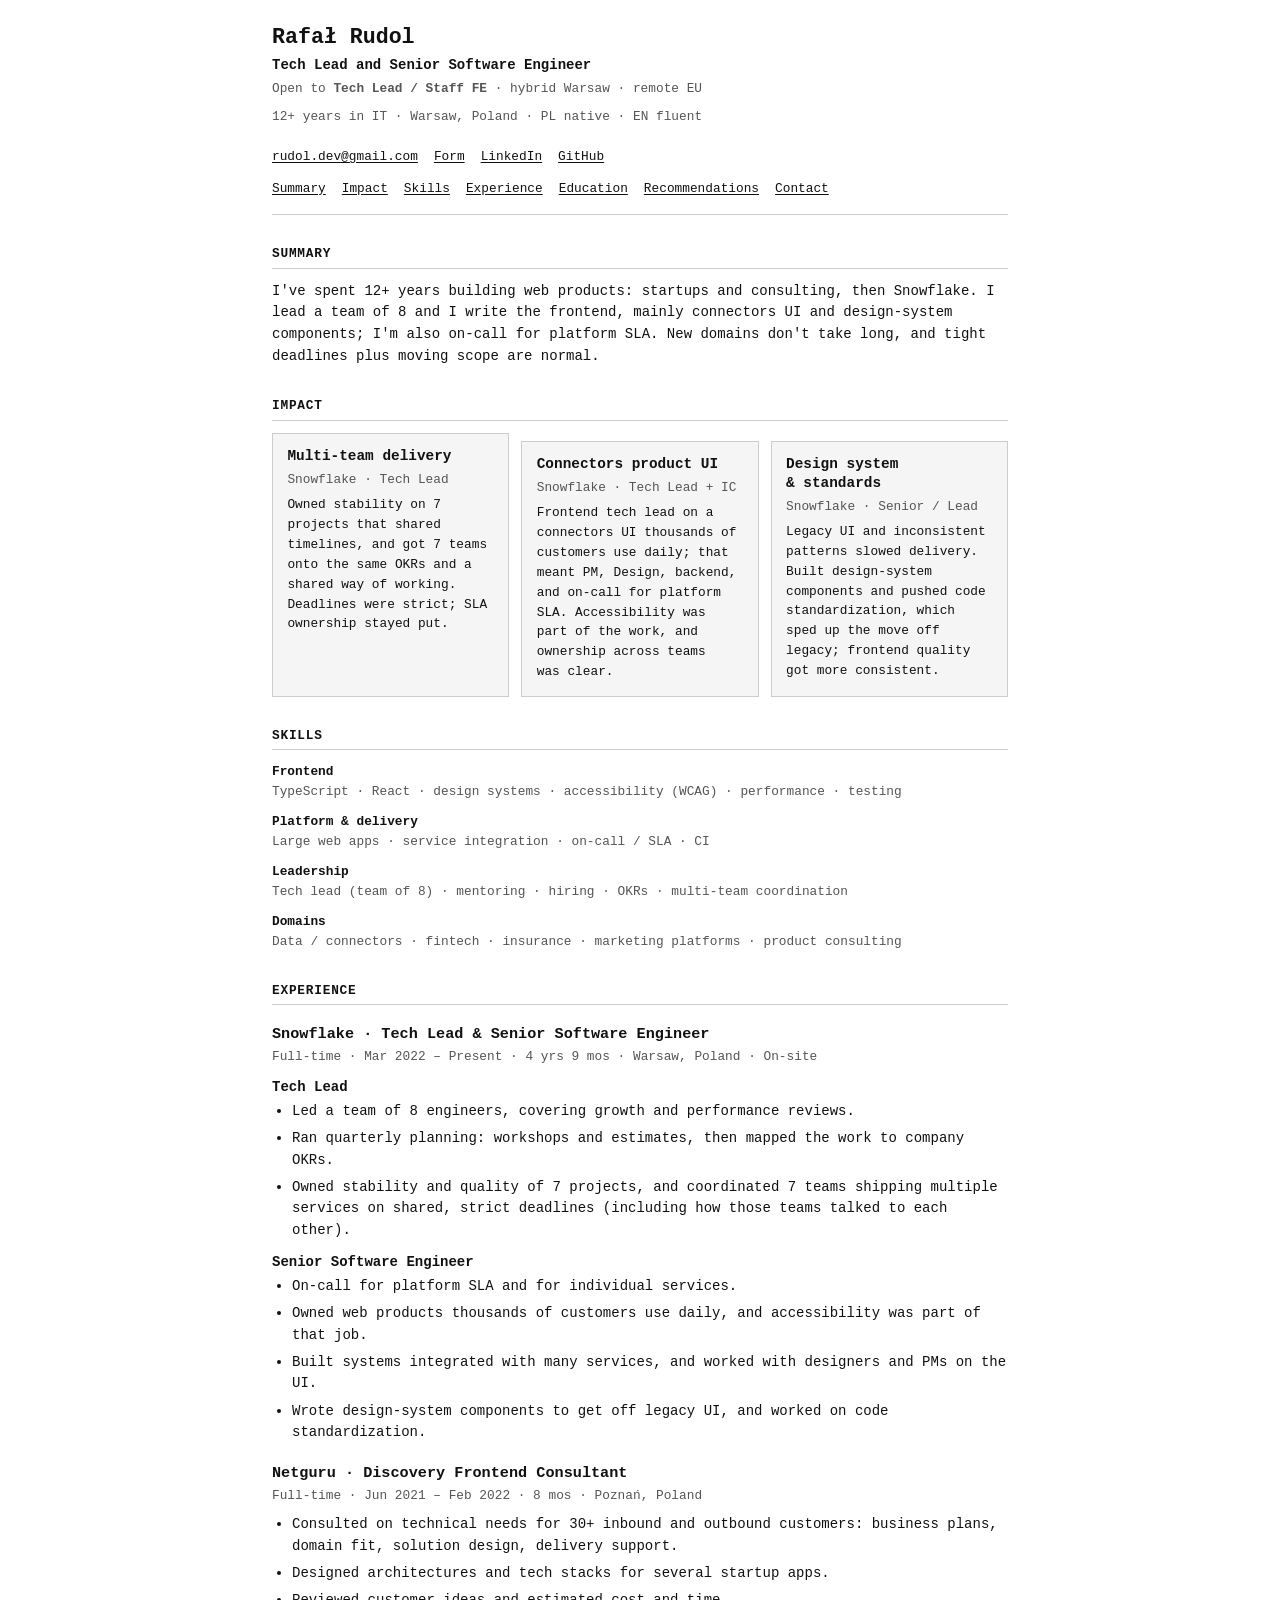
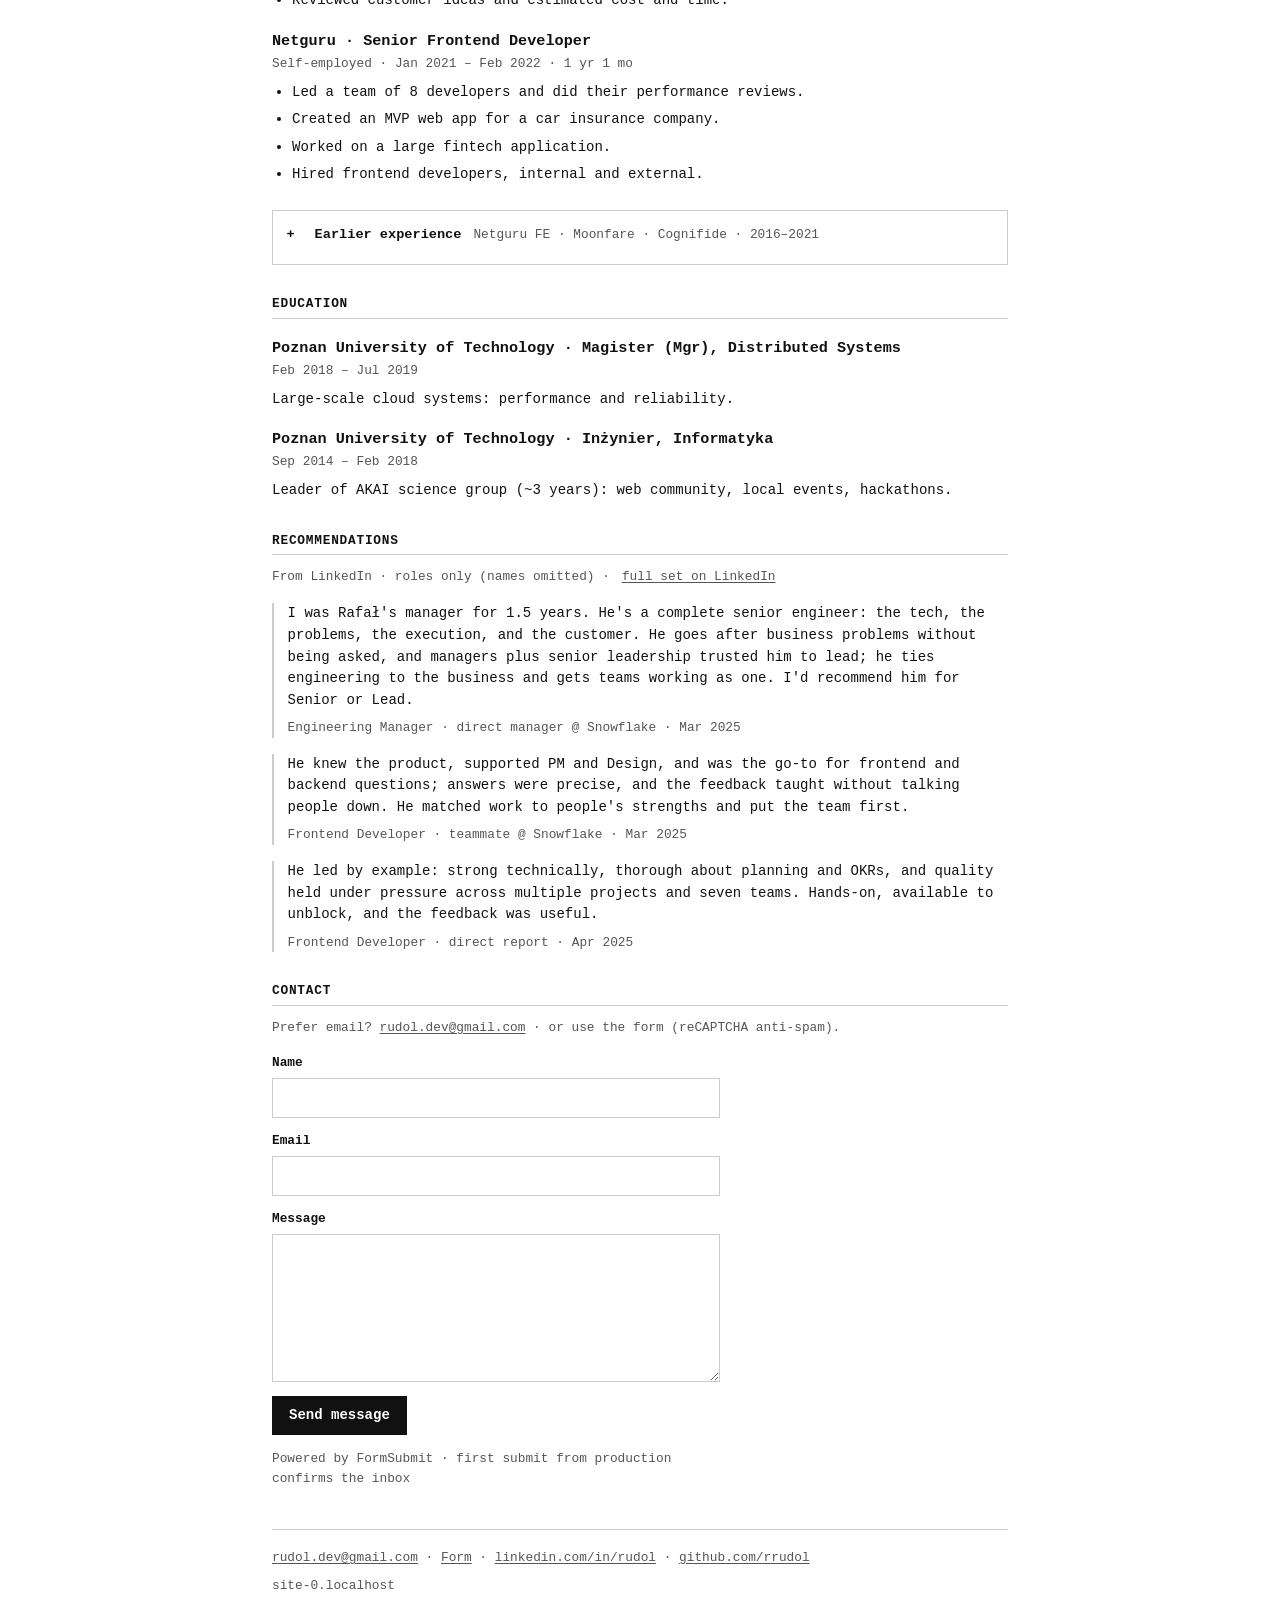
<file: www/index.html>
<!DOCTYPE html>
<html lang="en">
  <head>
    <meta charset="utf-8" />
    <meta name="viewport" content="width=device-width, initial-scale=1" />
    <meta name="color-scheme" content="light dark" />
    <meta name="theme-color" content="#0d0d0d" media="(prefers-color-scheme: dark)" />
    <meta name="theme-color" content="#ffffff" media="(prefers-color-scheme: light)" />
    <meta
      name="description"
      content="Rafał Rudol. Tech Lead and Senior Software Engineer. TypeScript, React, team of 8. Open to Tech Lead / Staff FE."
    />
    <meta name="author" content="Rafał Rudol" />
    <link rel="canonical" href="https://rudol.dev/" />
    <link rel="icon" href="./favicon.svg" type="image/svg+xml" />
    <link rel="apple-touch-icon" href="./favicon.svg" />

    <meta property="og:site_name" content="Rafał Rudol" />
    <meta property="og:title" content="Rafał Rudol · Tech Lead and Senior Software Engineer" />
    <meta
      property="og:description"
      content="Tech Lead and Senior Software Engineer. TypeScript, React. Warsaw / remote EU."
    />
    <meta property="og:type" content="profile" />
    <meta property="og:url" content="https://rudol.dev/" />
    <meta property="og:locale" content="en_US" />
    <meta property="profile:first_name" content="Rafał" />
    <meta property="profile:last_name" content="Rudol" />

    <meta name="twitter:card" content="summary" />
    <meta name="twitter:title" content="Rafał Rudol · Tech Lead and Senior Software Engineer" />
    <meta
      name="twitter:description"
      content="Tech Lead and Senior Software Engineer. TypeScript, React, team of 8."
    />

    <title>Rafał Rudol · Tech Lead and Senior Software Engineer</title>
    <link rel="stylesheet" href="./reset.css" />
    <link rel="stylesheet" href="./style.css" />

    <script type="application/ld+json">
      {
        "@context": "https://schema.org",
        "@type": "Person",
        "name": "Rafał Rudol",
        "url": "https://rudol.dev/",
        "email": "mailto:rudol.dev@gmail.com",
        "jobTitle": "Tech Lead and Senior Software Engineer",
        "address": {
          "@type": "PostalAddress",
          "addressLocality": "Warsaw",
          "addressCountry": "PL"
        },
        "knowsLanguage": ["pl", "en"],
        "sameAs": [
          "https://www.linkedin.com/in/rudol/",
          "https://github.com/rrudol/"
        ]
      }
    </script>
  </head>
  <body>
    <a class="skip-link" href="#main">Skip to content</a>

    <header class="site-header">
      <div class="identity">
        <h1>Rafał Rudol</h1>
        <p class="role">Tech Lead and Senior Software Engineer</p>
        <p class="meta availability">
          Open to <strong>Tech Lead / Staff FE</strong> · hybrid Warsaw · remote EU
        </p>
        <p class="meta">
          <span data-years-it>…</span>+ years in IT · Warsaw, Poland ·
          <span title="Polish">PL native</span> ·
          <span title="English">EN fluent</span>
        </p>
      </div>
      <nav class="contact" aria-label="Contact">
        <a href="mailto:rudol.dev@gmail.com">rudol.dev@gmail.com</a>
        <a href="#contact">Form</a>
        <a href="https://www.linkedin.com/in/rudol/">LinkedIn</a>
        <a href="https://github.com/rrudol/">GitHub</a>
      </nav>
      <nav class="toc" aria-label="On this page">
        <a href="#summary">Summary</a>
        <a href="#impact">Impact</a>
        <a href="#skills">Skills</a>
        <a href="#experience">Experience</a>
        <a href="#education">Education</a>
        <a href="#recommendations">Recommendations</a>
        <a href="#contact">Contact</a>
      </nav>
    </header>

    <main id="main">
      <section id="summary">
        <h2>Summary</h2>
        <p>
          I've spent <span data-years-it>…</span>+ years building web products:
          startups and consulting, then Snowflake. I lead a team of 8 and I
          write the frontend, mainly connectors UI and design-system
          components; I'm also on-call for platform SLA. New domains don't take
          long, and tight deadlines plus moving scope are normal.
        </p>
      </section>

      <section id="impact">
        <h2>Impact</h2>
        <div class="impact-grid">
          <article class="impact-card">
            <h3>Multi-team delivery</h3>
            <p class="meta">Snowflake · Tech Lead</p>
            <p>
              Owned stability on 7 projects that shared timelines, and got 7
              teams onto the same OKRs and a shared way of working. Deadlines
              were strict; SLA ownership stayed put.
            </p>
          </article>
          <article class="impact-card">
            <h3>Connectors product UI</h3>
            <p class="meta">Snowflake · Tech Lead + IC</p>
            <p>
              Frontend tech lead on a connectors UI thousands of customers use
              daily; that meant PM, Design, backend, and on-call for platform
              SLA. Accessibility was part of the work, and ownership across
              teams was clear.
            </p>
          </article>
          <article class="impact-card">
            <h3>Design system &amp; standards</h3>
            <p class="meta">Snowflake · Senior / Lead</p>
            <p>
              Legacy UI and inconsistent patterns slowed delivery. Built
              design-system components and pushed code standardization, which
              sped up the move off legacy; frontend quality got more consistent.
            </p>
          </article>
        </div>
      </section>

      <section id="skills">
        <h2>Skills</h2>
        <dl class="skill-groups">
          <div>
            <dt>Frontend</dt>
            <dd>
              TypeScript · React · design systems · accessibility (WCAG) ·
              performance · testing
            </dd>
          </div>
          <div>
            <dt>Platform &amp; delivery</dt>
            <dd>
              Large web apps · service integration · on-call / SLA · CI
            </dd>
          </div>
          <div>
            <dt>Leadership</dt>
            <dd>
              Tech lead (team of 8) · mentoring · hiring · OKRs · multi-team
              coordination
            </dd>
          </div>
          <div>
            <dt>Domains</dt>
            <dd>
              Data / connectors · fintech · insurance · marketing platforms ·
              product consulting
            </dd>
          </div>
        </dl>
      </section>

      <section id="experience">
        <h2>Experience</h2>

        <article>
          <h3>Snowflake · Tech Lead &amp; Senior Software Engineer</h3>
          <p class="meta">
            Full-time ·
            <time datetime="2022-03">Mar 2022</time> – Present
            <span data-tenure data-start="2022-03" data-end="present" aria-hidden="true"></span>
            · Warsaw, Poland · On-site
          </p>

          <h4>Tech Lead</h4>
          <ul>
            <li>
              Led a team of 8 engineers, covering growth and performance reviews.
            </li>
            <li>
              Ran quarterly planning: workshops and estimates, then mapped the
              work to company OKRs.
            </li>
            <li>
              Owned stability and quality of 7 projects, and coordinated 7
              teams shipping multiple services on shared, strict deadlines
              (including how those teams talked to each other).
            </li>
          </ul>

          <h4>Senior Software Engineer</h4>
          <ul>
            <li>
              On-call for platform SLA and for individual services.
            </li>
            <li>
              Owned web products thousands of customers use daily, and
              accessibility was part of that job.
            </li>
            <li>
              Built systems integrated with many services, and worked with
              designers and PMs on the UI.
            </li>
            <li>
              Wrote design-system components to get off legacy UI, and worked
              on code standardization.
            </li>
          </ul>
        </article>

        <article>
          <h3>Netguru · Discovery Frontend Consultant</h3>
          <p class="meta">
            Full-time ·
            <time datetime="2021-06">Jun 2021</time> –
            <time datetime="2022-02">Feb 2022</time>
            <span data-tenure data-start="2021-06" data-end="2022-02" aria-hidden="true"></span>
            · Poznań, Poland
          </p>
          <ul>
            <li>
              Consulted on technical needs for 30+ inbound and outbound
              customers: business plans, domain fit, solution design, delivery
              support.
            </li>
            <li>
              Designed architectures and tech stacks for several startup apps.
            </li>
            <li>
              Reviewed customer ideas and estimated cost and time.
            </li>
          </ul>
        </article>

        <article>
          <h3>Netguru · Senior Frontend Developer</h3>
          <p class="meta">
            Self-employed ·
            <time datetime="2021-01">Jan 2021</time> –
            <time datetime="2022-02">Feb 2022</time>
            <span data-tenure data-start="2021-01" data-end="2022-02" aria-hidden="true"></span>
          </p>
          <ul>
            <li>Led a team of 8 developers and did their performance reviews.</li>
            <li>Created an MVP web app for a car insurance company.</li>
            <li>Worked on a large fintech application.</li>
            <li>Hired frontend developers, internal and external.</li>
          </ul>
        </article>

        <details class="earlier" id="earlier-experience">
          <summary>
            Earlier experience
            <span class="meta">Netguru FE · Moonfare · Cognifide · 2016–2021</span>
          </summary>

          <article>
            <h3>Netguru · Front-end Developer</h3>
            <p class="meta">
              Self-employed ·
              <time datetime="2019-09">Sep 2019</time> –
              <time datetime="2021-01">Jan 2021</time>
              <span data-tenure data-start="2019-09" data-end="2021-01" aria-hidden="true"></span>
            </p>
            <ul>
              <li>Referrals program application for a US real estate company.</li>
              <li>Medical application to organize internal processes.</li>
              <li>Fintech project: KYC and investing processes.</li>
            </ul>
          </article>

          <article>
            <h3>Moonfare · Frontend Developer</h3>
            <p class="meta">
              Self-employed ·
              <time datetime="2019-10">Oct 2019</time> –
              <time datetime="2021-03">Mar 2021</time>
              <span data-tenure data-start="2019-10" data-end="2021-03" aria-hidden="true"></span>
            </p>
            <ul>
              <li>
                Frontend for a private-markets / alternative investments
                platform, working with product and design on the investor web UI.
              </li>
            </ul>
          </article>

          <article>
            <h3>Cognifide · Junior Front-end Developer</h3>
            <p class="meta">
              Full-time ·
              <time datetime="2016-07">Jul 2016</time> –
              <time datetime="2019-09">Sep 2019</time>
              · ~3 yrs 3 mos cumulative · Poznań, Poland · On-site
            </p>
            <p class="meta">
              Periods:
              <time datetime="2016-07">Jul 2016</time>–<time datetime="2016-09">Sep 2016</time>
              ·
              <time datetime="2017-07">Jul 2017</time>–<time datetime="2017-09">Sep 2017</time>
              ·
              <time datetime="2018-07">Jul 2018</time>–<time datetime="2019-09">Sep 2019</time>
              (study / freelance breaks)
            </p>
            <ul>
              <li>Led the frontend team on a marketing web application.</li>
              <li>
                Built marketing websites and apps for multinational companies
                (automotive, consumer goods, telecommunications).
              </li>
              <li>
                Business development: fast campaign sites and PoCs.
              </li>
              <li>
                Private banking marketing work, plus a sports championship
                website end to end.
              </li>
            </ul>
          </article>
        </details>
      </section>

      <section id="education">
        <h2>Education</h2>

        <article>
          <h3>Poznan University of Technology · Magister (Mgr), Distributed Systems</h3>
          <p class="meta">
            <time datetime="2018-02">Feb 2018</time> –
            <time datetime="2019-07">Jul 2019</time>
          </p>
          <p>
            Large-scale cloud systems: performance and reliability.
          </p>
        </article>

        <article>
          <h3>Poznan University of Technology · Inżynier, Informatyka</h3>
          <p class="meta">
            <time datetime="2014-09">Sep 2014</time> –
            <time datetime="2018-02">Feb 2018</time>
          </p>
          <p>
            Leader of AKAI science group (~3 years): web community, local
            events, hackathons.
          </p>
        </article>
      </section>

      <section id="recommendations">
        <h2>Recommendations</h2>
        <p class="meta recs-note">
          From LinkedIn · roles only (names omitted) ·
          <a href="https://www.linkedin.com/in/rudol/">full set on LinkedIn</a>
        </p>

        <div class="recs">
          <blockquote>
            <p>
              I was Rafał's manager for 1.5 years. He's a complete senior
              engineer: the tech, the problems, the execution, and the customer.
              He goes after business problems without being asked, and managers
              plus senior leadership trusted him to lead; he ties engineering to
              the business and gets teams working as one. I'd recommend him for
              Senior or Lead.
            </p>
            <footer>Engineering Manager · direct manager @ Snowflake · Mar 2025</footer>
          </blockquote>

          <blockquote>
            <p>
              He knew the product, supported PM and Design, and was the go-to
              for frontend and backend questions; answers were precise, and the
              feedback taught without talking people down. He matched work to
              people's strengths and put the team first.
            </p>
            <footer>Frontend Developer · teammate @ Snowflake · Mar 2025</footer>
          </blockquote>

          <blockquote>
            <p>
              He led by example: strong technically, thorough about planning
              and OKRs, and quality held under pressure across multiple projects
              and seven teams. Hands-on, available to unblock, and the feedback
              was useful.
            </p>
            <footer>Frontend Developer · direct report · Apr 2025</footer>
          </blockquote>
        </div>
      </section>

      <section id="contact">
        <h2>Contact</h2>
        <p class="meta">
          Prefer email?
          <a href="mailto:rudol.dev@gmail.com">rudol.dev@gmail.com</a>
          · or use the form (reCAPTCHA anti-spam).
        </p>

        <form
          id="contact-form"
          class="contact-form"
          action="https://formsubmit.co/rudol.dev@gmail.com"
          method="POST"
        >
          <input type="hidden" name="_subject" value="rudol.dev — contact form" />
          <input type="hidden" name="_template" value="table" />
          <input type="hidden" name="_captcha" value="true" />
          <input type="hidden" name="_honey" value="" />
          <input
            type="text"
            name="_gotcha"
            value=""
            class="hp"
            tabindex="-1"
            autocomplete="off"
            aria-hidden="true"
          />
          <input type="hidden" name="_next" value="" id="contact-next" />

          <div class="field">
            <label for="contact-name">Name</label>
            <input
              id="contact-name"
              name="name"
              type="text"
              required
              maxlength="120"
              autocomplete="name"
            />
          </div>

          <div class="field">
            <label for="contact-email">Email</label>
            <input
              id="contact-email"
              name="email"
              type="email"
              required
              maxlength="254"
              autocomplete="email"
            />
          </div>

          <div class="field">
            <label for="contact-message">Message</label>
            <textarea
              id="contact-message"
              name="message"
              required
              rows="6"
              maxlength="5000"
            ></textarea>
          </div>

          <p class="form-status" id="contact-status" role="status" aria-live="polite" hidden></p>

          <button type="submit" id="contact-submit">Send message</button>
          <p class="meta form-note">
            Powered by FormSubmit · first submit from production confirms the inbox
          </p>
        </form>
      </section>
    </main>

    <footer class="site-footer">
      <p class="meta">
        <a href="mailto:rudol.dev@gmail.com">rudol.dev@gmail.com</a>
        ·
        <a href="#contact">Form</a>
        ·
        <a href="https://www.linkedin.com/in/rudol/">linkedin.com/in/rudol</a>
        ·
        <a href="https://github.com/rrudol/">github.com/rrudol</a>
      </p>
      <p class="meta site-origin" hidden>
        <span data-site-host></span>
      </p>
    </footer>

    <script type="module" src="./app.js"></script>
  </body>
</html>
</file>
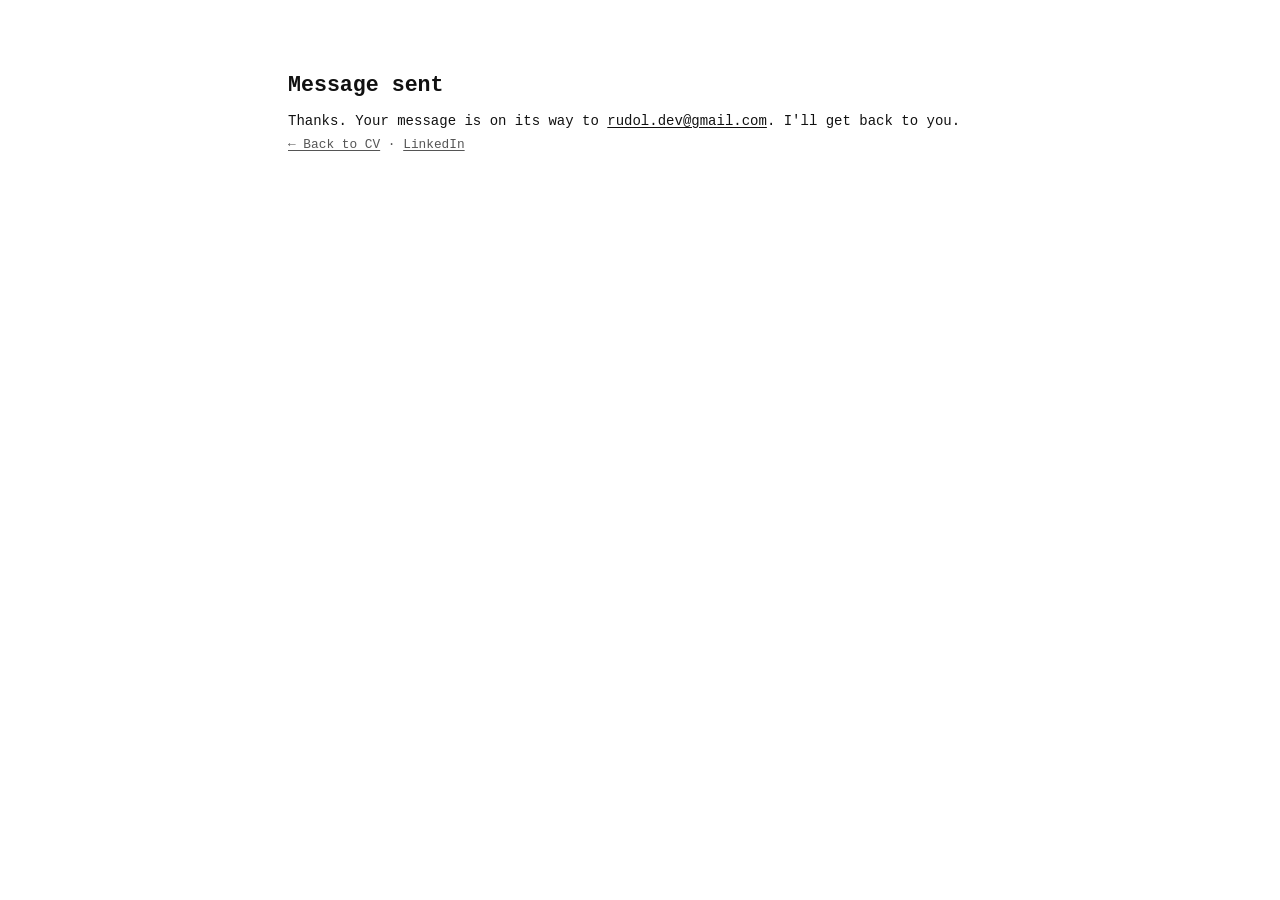
<file: www/thanks.html>
<!DOCTYPE html>
<html lang="en">
  <head>
    <meta charset="utf-8" />
    <meta name="viewport" content="width=device-width, initial-scale=1" />
    <meta name="robots" content="noindex" />
    <meta name="color-scheme" content="light dark" />
    <title>Message sent · Rafał Rudol</title>
    <link rel="icon" href="./favicon.svg" type="image/svg+xml" />
    <link rel="stylesheet" href="./reset.css" />
    <link rel="stylesheet" href="./style.css" />
  </head>
  <body>
    <main class="thanks">
      <h1>Message sent</h1>
      <p>
        Thanks. Your message is on its way to
        <a href="mailto:rudol.dev@gmail.com">rudol.dev@gmail.com</a>.
        I'll get back to you.
      </p>
      <p class="meta">
        <a href="./">← Back to CV</a>
        ·
        <a href="https://www.linkedin.com/in/rudol/">LinkedIn</a>
      </p>
    </main>
  </body>
</html>
</file>
<file: www/style.css>
/* Page styles — monospace CV, minimal + print */

:root {
  --fg: #111;
  --muted: #555;
  --line: #ccc;
  --bg: #fff;
  --focus: #111;
  --max: 48rem;
  --card: color-mix(in srgb, var(--fg) 4%, var(--bg));
}

@media (prefers-color-scheme: dark) {
  :root {
    --fg: #e8e8e8;
    --muted: #9a9a9a;
    --line: #3a3a3a;
    --bg: #0d0d0d;
    --focus: #e8e8e8;
  }
}

body {
  font-family: ui-monospace, "SF Mono", Menlo, Consolas, "Liberation Mono",
    monospace;
  font-size: 0.875rem;
  line-height: 1.55;
  max-width: var(--max);
  margin-inline: auto;
  padding: 1.5rem 1rem 3rem;
  color: var(--fg);
  background: var(--bg);
}

a {
  color: inherit;
  text-underline-offset: 0.15em;
}

a:hover {
  text-decoration-thickness: 2px;
}

.skip-link {
  position: absolute;
  inset-inline-start: 1rem;
  inset-block-start: 0;
  transform: translateY(-120%);
  padding: 0.4rem 0.6rem;
  background: var(--bg);
  border: 1px solid var(--fg);
  z-index: 10;
}

.skip-link:focus {
  transform: translateY(0.5rem);
}

h1 {
  font-size: 1.35rem;
  font-weight: 700;
  line-height: 1.25;
}

h2 {
  font-size: 0.8rem;
  font-weight: 700;
  letter-spacing: 0.06em;
  text-transform: uppercase;
  margin-block: 2rem 0.75rem;
  padding-block-end: 0.35rem;
  border-block-end: 1px solid var(--line);
}

h3 {
  font-size: 0.95rem;
  font-weight: 700;
  line-height: 1.3;
  margin-block-start: 1.25rem;
}

h4 {
  font-size: 0.875rem;
  font-weight: 700;
  margin-block: 0.75rem 0.35rem;
}

.site-header {
  display: grid;
  gap: 0.75rem;
  margin-block-end: 0.5rem;
  padding-block-end: 1rem;
  border-block-end: 1px solid var(--line);
}

.role {
  font-weight: 600;
  margin-block-start: 0.25rem;
}

.availability strong {
  font-weight: 700;
}

.meta {
  color: var(--muted);
  font-size: 0.8rem;
  margin-block: 0.15rem 0.5rem;
}

.contact,
.toc {
  display: flex;
  flex-wrap: wrap;
  gap: 0.35rem 1rem;
  font-size: 0.8rem;
}

.contact a,
.toc a {
  text-decoration: underline;
}

/* Impact */
.impact-grid {
  display: grid;
  gap: 0.85rem;
}

@media (min-width: 40rem) {
  .impact-grid {
    grid-template-columns: repeat(3, 1fr);
    gap: 0.75rem;
  }
}

.impact-card {
  padding: 0.85rem 0.9rem;
  border: 1px solid var(--line);
  background: var(--card);
}

.impact-card h3 {
  margin-block: 0 0.25rem;
  font-size: 0.9rem;
}

.impact-card p {
  margin: 0.35rem 0 0;
  font-size: 0.8rem;
}

.impact-card .meta {
  margin-block: 0 0.35rem;
}

.skill-groups {
  display: grid;
  gap: 0.65rem;
}

.skill-groups dt {
  font-weight: 700;
  font-size: 0.8rem;
}

.skill-groups dd {
  color: var(--muted);
  font-size: 0.8rem;
  margin: 0;
}

ul {
  padding-inline-start: 1.25rem;
}

li + li {
  margin-block-start: 0.35rem;
}

article + article {
  margin-block-start: 0.5rem;
}

/* Earlier experience collapse */
.earlier {
  margin-block-start: 1.5rem;
  border: 1px solid var(--line);
  padding: 0.5rem 0.85rem 0.85rem;
}

.earlier > summary {
  cursor: pointer;
  font-weight: 700;
  font-size: 0.85rem;
  list-style: none;
  display: flex;
  flex-wrap: wrap;
  align-items: baseline;
  gap: 0.35rem 0.75rem;
  padding-block: 0.35rem;
}

.earlier > summary::-webkit-details-marker {
  display: none;
}

.earlier > summary::before {
  content: "+";
  font-weight: 700;
  width: 1rem;
}

.earlier[open] > summary::before {
  content: "−";
}

.earlier > summary .meta {
  font-weight: 400;
  margin: 0;
}

.earlier[open] {
  padding-block-end: 1rem;
}

blockquote {
  margin-block: 1rem 0;
  padding-inline-start: 0.85rem;
  border-inline-start: 2px solid var(--line);
}

blockquote p {
  margin: 0;
}

blockquote footer {
  color: var(--muted);
  font-size: 0.8rem;
  margin-block-start: 0.4rem;
}

.recs-note {
  display: flex;
  flex-wrap: wrap;
  align-items: baseline;
  gap: 0.5rem 0.75rem;
}

.site-footer {
  margin-block-start: 2.5rem;
  padding-block-start: 1rem;
  border-block-start: 1px solid var(--line);
}

section p + p {
  margin-block-start: 0.5rem;
}

/* Contact form */
.contact-form {
  display: grid;
  gap: 0.85rem;
  margin-block-start: 1rem;
  max-width: 28rem;
}

.contact-form .field {
  display: grid;
  gap: 0.3rem;
}

.contact-form label {
  font-size: 0.8rem;
  font-weight: 600;
}

.contact-form input[type="text"],
.contact-form input[type="email"],
.contact-form textarea {
  width: 100%;
  padding: 0.5rem 0.6rem;
  font: inherit;
  color: var(--fg);
  background: var(--bg);
  border: 1px solid var(--line);
  border-radius: 0;
}

.contact-form input:focus-visible,
.contact-form textarea:focus-visible {
  outline: 2px solid var(--focus);
  outline-offset: 2px;
  border-color: var(--fg);
}

.contact-form textarea {
  min-height: 8rem;
  resize: vertical;
}

.contact-form button[type="submit"] {
  justify-self: start;
  padding: 0.5rem 1rem;
  font: inherit;
  font-weight: 600;
  color: var(--bg);
  background: var(--fg);
  border: 1px solid var(--fg);
  cursor: pointer;
}

.contact-form button[type="submit"]:hover {
  opacity: 0.88;
}

.contact-form button[type="submit"]:disabled {
  opacity: 0.55;
  cursor: wait;
}

.contact-form .hp {
  position: absolute;
  left: -10000px;
  width: 1px;
  height: 1px;
  overflow: hidden;
}

.form-status {
  font-size: 0.8rem;
  color: var(--muted);
  margin: 0;
}

.form-note {
  margin: 0;
}

.thanks {
  max-width: var(--max);
  margin-inline: auto;
  padding: 3rem 1rem;
}

.thanks h1 {
  margin-block-end: 0.75rem;
}

:focus-visible {
  outline: 2px solid var(--focus);
  outline-offset: 2px;
}

/* Print / PDF */
@media print {
  :root {
    --fg: #000;
    --muted: #333;
    --line: #999;
    --bg: #fff;
    --card: #fff;
  }

  body {
    max-width: none;
    padding: 0;
    font-size: 10pt;
    line-height: 1.4;
  }

  .skip-link,
  .toc,
  .contact-form,
  #contact .form-note {
    display: none !important;
  }

  #contact .meta:first-of-type::after {
    content: none;
  }

  .earlier {
    border: none;
    padding: 0;
  }

  .earlier > summary {
    display: none;
  }

  .earlier article {
    display: block;
  }

  .impact-grid {
    grid-template-columns: 1fr;
  }

  h2 {
    margin-block: 1rem 0.4rem;
    break-after: avoid;
  }

  article,
  blockquote,
  .impact-card {
    break-inside: avoid;
  }

  a {
    text-decoration: none;
  }

  .contact a[href^="http"]::after,
  .contact a[href^="mailto"]::after,
  .site-footer a[href^="http"]::after,
  .site-footer a[href^="mailto"]::after {
    content: " (" attr(href) ")";
    font-size: 0.85em;
    color: var(--muted);
  }

  .site-header {
    border-block-end-color: #000;
  }
}
</file>
